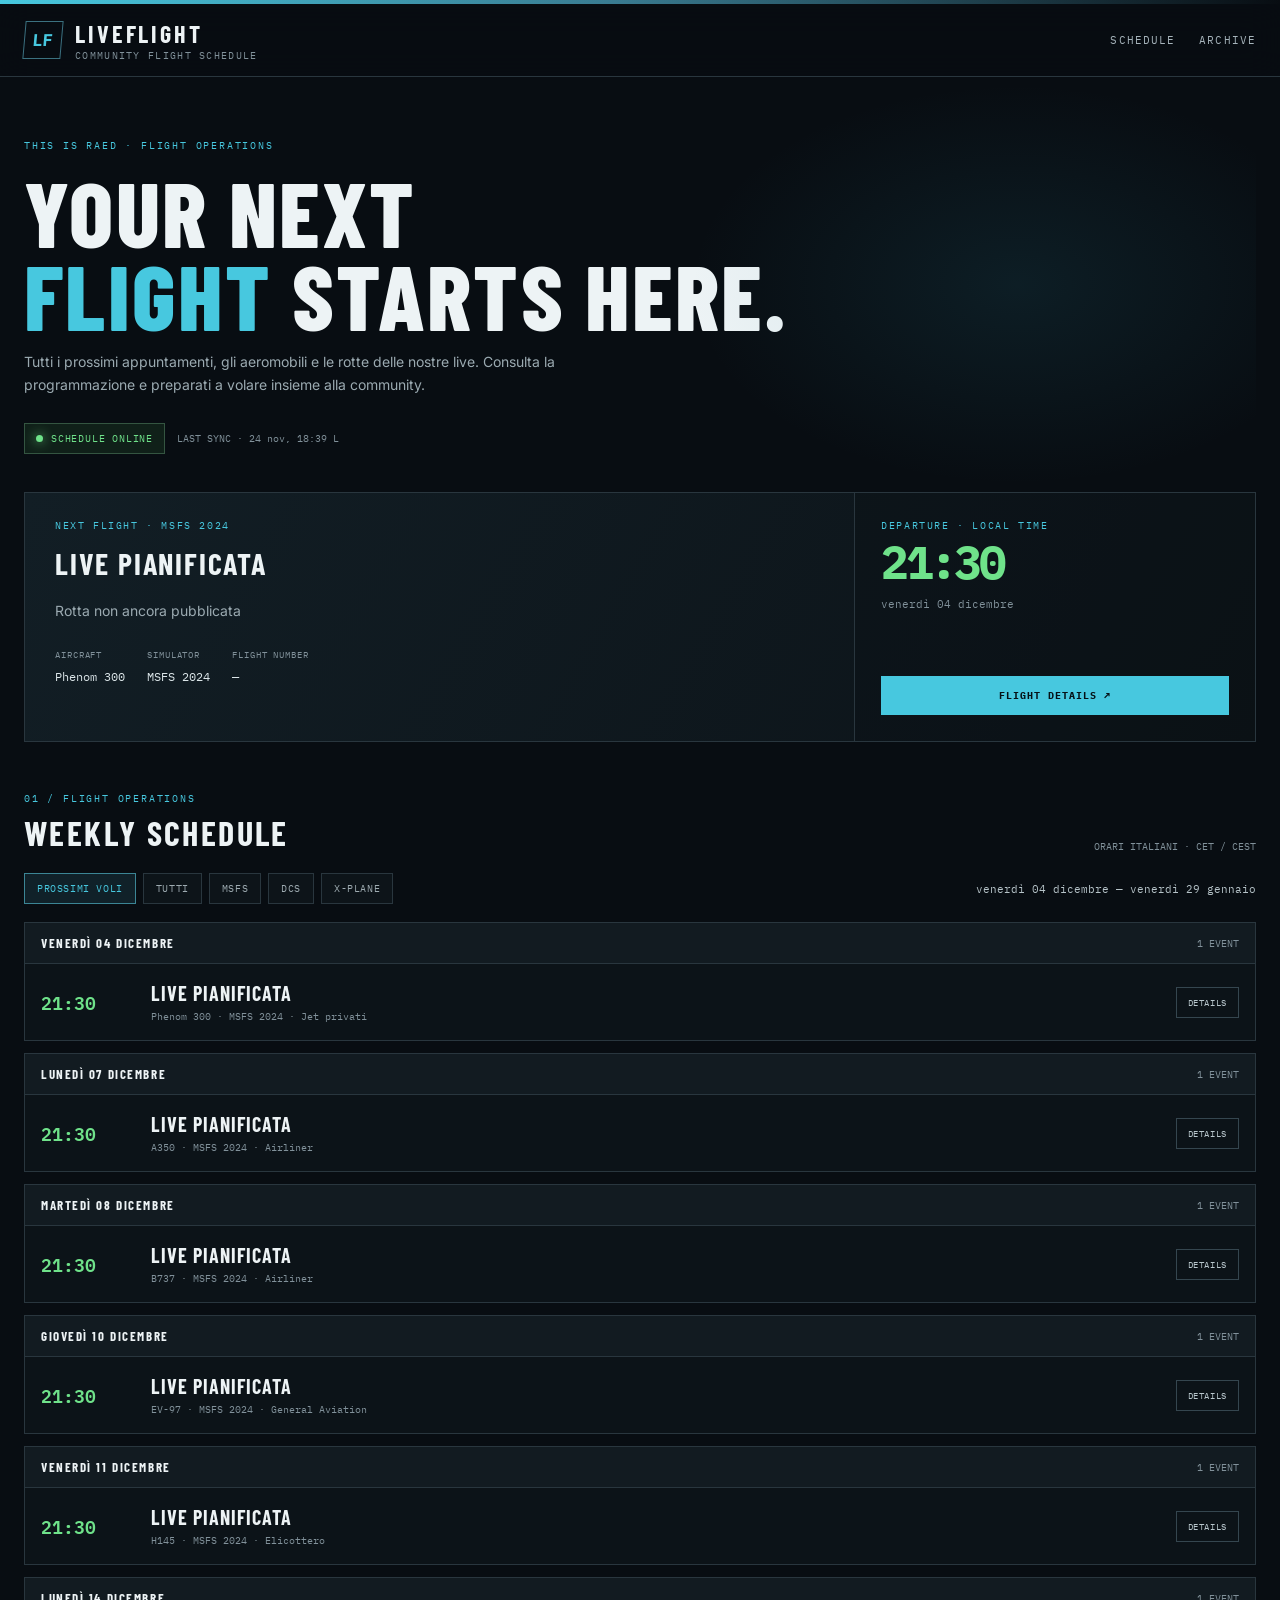
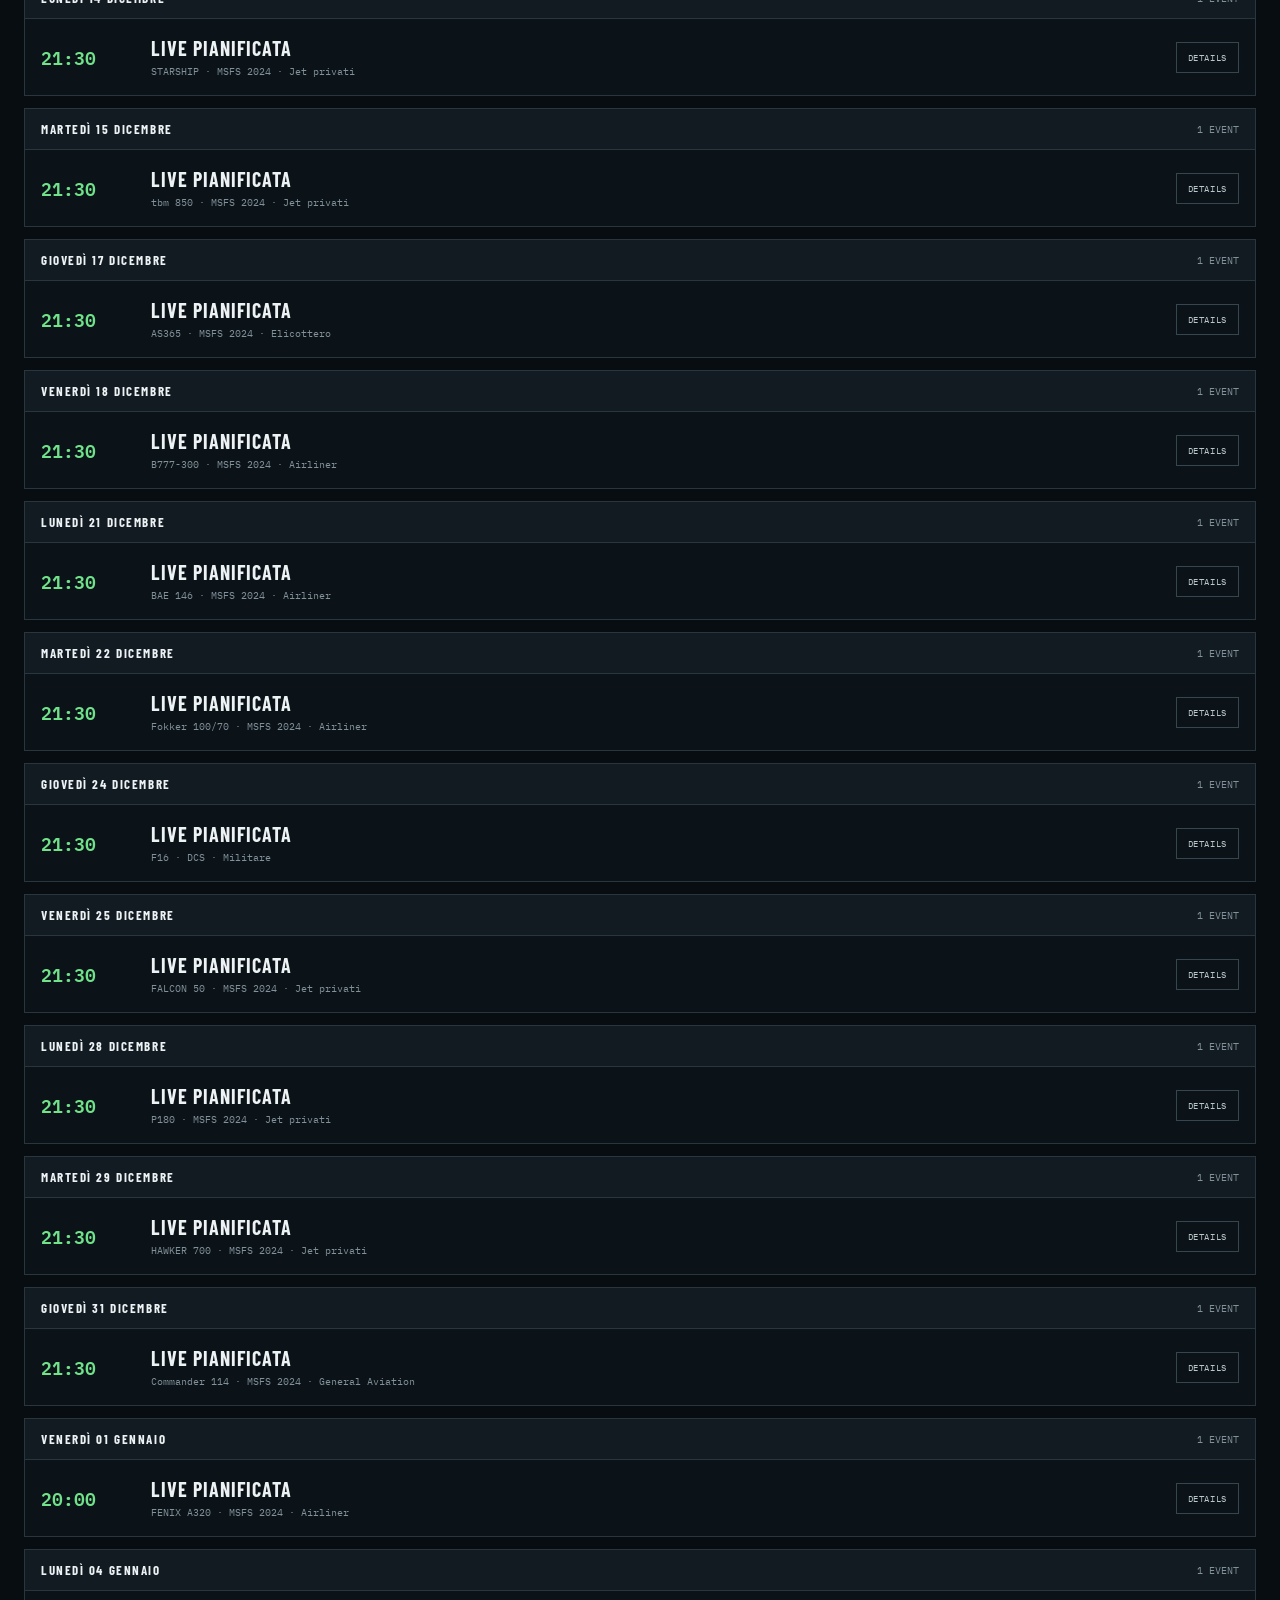
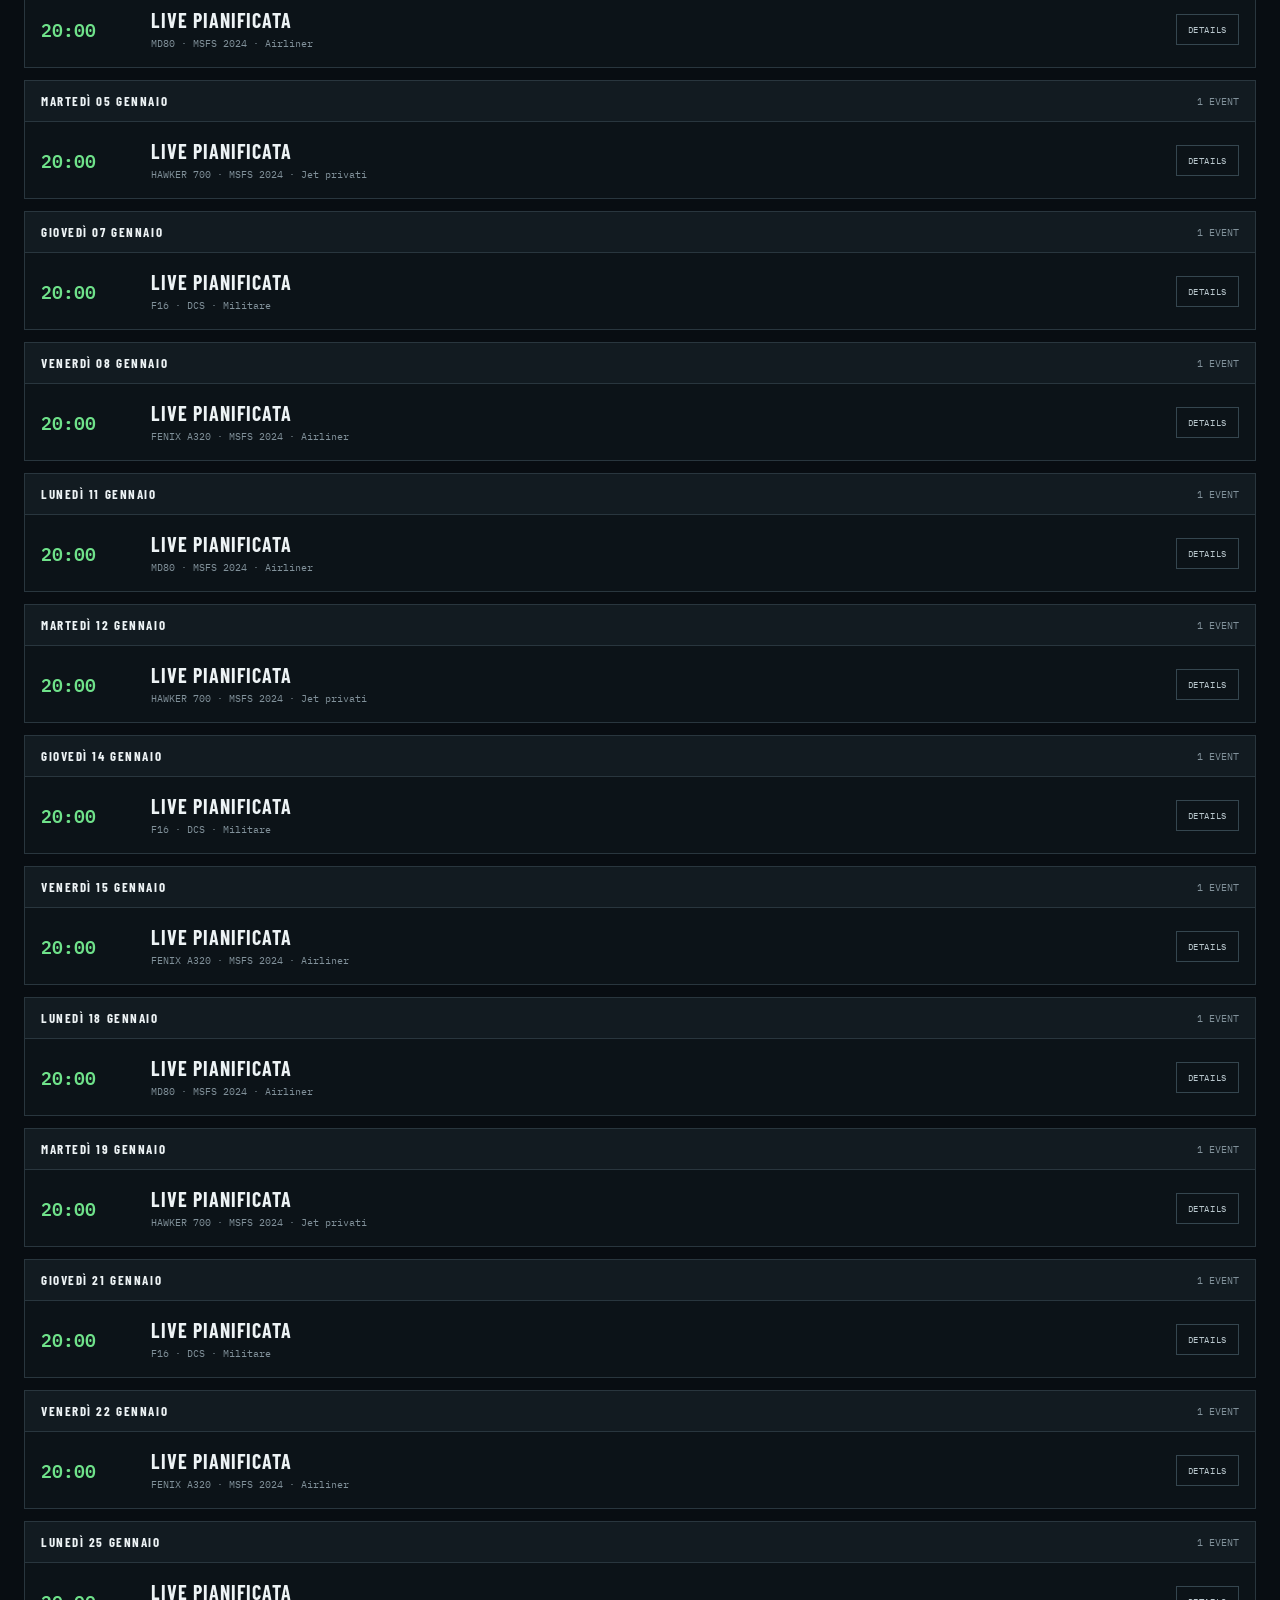
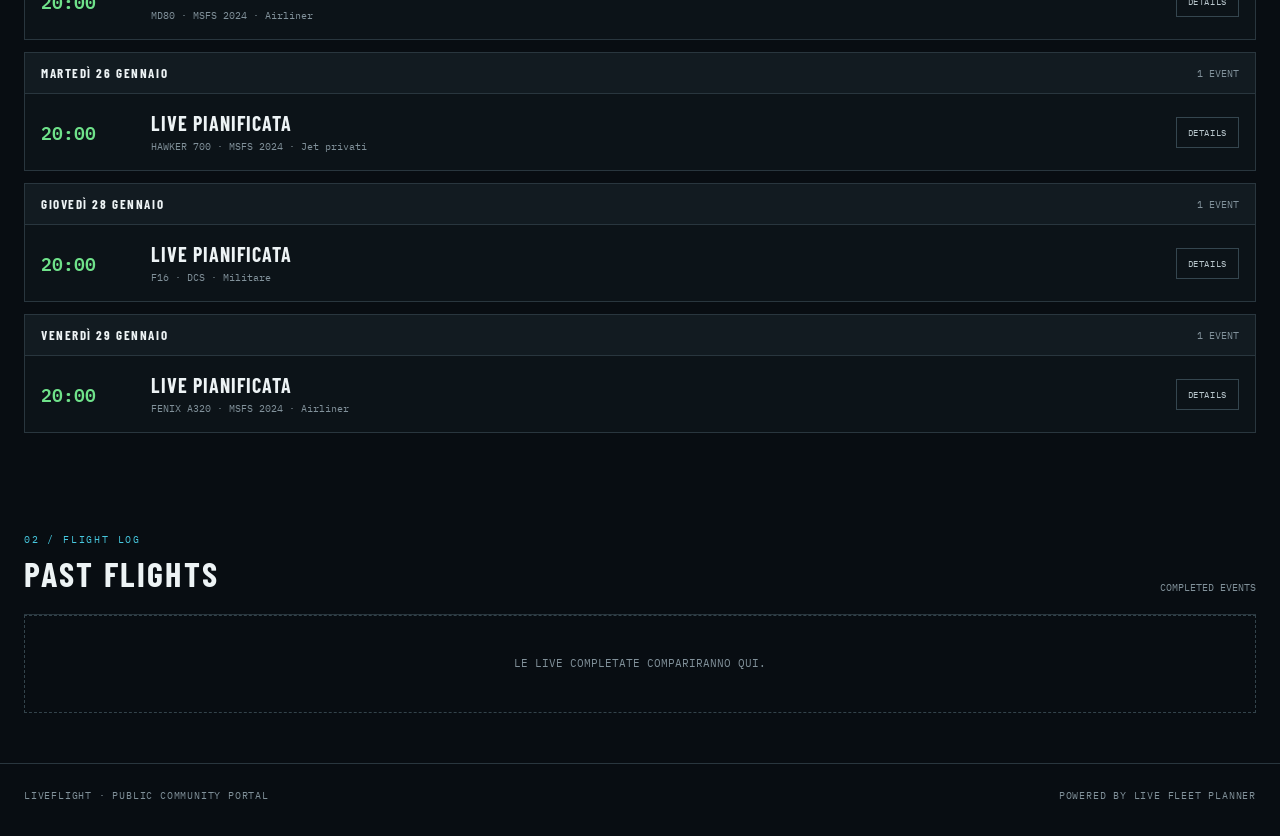
<file: liveflight/index.html>
<!doctype html>
<html lang="it">
<head>
<meta charset="utf-8">
<meta name="viewport" content="width=device-width,initial-scale=1,viewport-fit=cover">
<meta name="theme-color" content="#080d12">
<meta name="description" content="LiveFlight — programma voli, eventi e briefing delle prossime live di Raed.">
<title>LiveFlight — Flight Schedule</title>
<link rel="preconnect" href="https://fonts.googleapis.com">
<link rel="preconnect" href="https://fonts.gstatic.com" crossorigin>
<link href="https://fonts.googleapis.com/css2?family=Barlow+Condensed:wght@500;600;700;800&family=IBM+Plex+Mono:wght@400;500;600;700&family=Inter:wght@400;500;600;700;800&display=swap" rel="stylesheet">
<style>
:root{color-scheme:dark;--bg:#080d12;--panel:#10181e;--panel2:#151f26;--line:#29363e;--text:#edf3f5;--muted:#81919a;--cyan:#47c8df;--green:#6fe28a;--amber:#e7bd69;--red:#e77b79;--mono:"IBM Plex Mono",monospace;--display:"Barlow Condensed",sans-serif;--ui:Inter,system-ui,sans-serif}
*{box-sizing:border-box}html{scroll-behavior:smooth}body{margin:0;background:var(--bg);color:var(--text);font-family:var(--ui);min-height:100vh}a{color:inherit;text-decoration:none}button{font:inherit;cursor:pointer}.shell{width:min(1240px,calc(100% - 48px));margin:auto}
.topline{height:4px;background:linear-gradient(90deg,var(--cyan),#397b91 48%,transparent)}header{border-bottom:1px solid var(--line);background:rgba(8,13,18,.92);position:sticky;top:0;z-index:10;backdrop-filter:blur(16px)}.nav{height:72px;display:flex;align-items:center;justify-content:space-between;gap:20px}.brand{display:flex;align-items:center;gap:13px}.brand-mark{width:38px;height:38px;border:1px solid #3b7180;color:var(--cyan);display:grid;place-items:center;font:700 17px var(--mono);transform:skew(-5deg)}.brand-name{font:700 24px var(--display);letter-spacing:.12em}.brand-sub{font:10px var(--mono);color:var(--muted);letter-spacing:.13em;margin-top:1px}.navlinks{display:flex;align-items:center;gap:24px;color:#a6b4bb;font:11px var(--mono);letter-spacing:.1em;text-transform:uppercase}.navlinks a:hover{color:var(--cyan)}
.hero{padding:62px 0 38px;position:relative;overflow:hidden}.hero:after{content:"";position:absolute;right:-100px;top:0;width:55%;height:100%;background:radial-gradient(ellipse at center,rgba(43,131,153,.14),transparent 68%);pointer-events:none}.eyebrow,.section-kicker{font:10px var(--mono);letter-spacing:.18em;color:var(--cyan);text-transform:uppercase}.hero h1{font:800 clamp(48px,8vw,92px)/.9 var(--display);letter-spacing:.025em;margin:18px 0 14px;text-transform:uppercase;max-width:800px}.hero h1 span{color:var(--cyan)}.hero-copy{max-width:590px;color:#9baab1;font-size:14px;line-height:1.7}.hero-bottom{display:flex;align-items:center;gap:12px;margin-top:26px;flex-wrap:wrap}.status-pill{display:inline-flex;align-items:center;gap:8px;border:1px solid #345541;background:#102019;color:var(--green);padding:8px 11px;font:10px var(--mono);letter-spacing:.08em}.dot{width:7px;height:7px;border-radius:50%;background:var(--green);box-shadow:0 0 12px var(--green)}.updated{font:10px var(--mono);color:var(--muted)}
.featured{display:grid;grid-template-columns:1.35fr .65fr;border:1px solid var(--line);background:linear-gradient(120deg,#121e25,#0c1318);min-height:250px;position:relative;overflow:hidden}.featured-main{padding:26px 30px;position:relative}.featured-main:after{content:"";position:absolute;right:0;top:0;width:1px;height:100%;background:var(--line)}.featured-label{font:10px var(--mono);color:var(--cyan);letter-spacing:.16em}.featured-title{font:700 30px var(--display);text-transform:uppercase;letter-spacing:.06em;margin:13px 0 18px}.route{display:flex;align-items:center;gap:20px}.airport{min-width:100px}.airport-code{font:700 clamp(34px,5vw,54px)/1 var(--mono);letter-spacing:-.07em}.airport-name{font:10px var(--mono);color:var(--muted);margin-top:7px}.route-line{height:1px;flex:1;background:linear-gradient(90deg,var(--cyan),#45606b);position:relative;max-width:170px}.route-line:after{content:"✈";position:absolute;right:42%;top:-12px;color:var(--cyan);font-size:17px}.featured-meta{display:flex;gap:22px;flex-wrap:wrap;margin-top:26px}.meta-item span{display:block;font:9px var(--mono);letter-spacing:.1em;color:var(--muted);margin-bottom:5px}.meta-item strong{font:12px var(--mono);color:#dce6e9}.featured-side{padding:26px;display:flex;flex-direction:column;justify-content:space-between;background:rgba(0,0,0,.12)}.side-time{font:700 46px var(--mono);color:var(--green);letter-spacing:-.08em}.side-date{font:11px var(--mono);color:var(--muted);margin-top:5px}.action{display:inline-flex;justify-content:center;align-items:center;gap:9px;padding:12px 15px;background:var(--cyan);color:#061116;font:700 10px var(--mono);letter-spacing:.1em;text-transform:uppercase;border:1px solid var(--cyan);transition:.15s}.action:hover{filter:brightness(1.12);transform:translateY(-1px)}.action.secondary{background:transparent;color:#b9c8ce;border-color:#3a4a52}.action.disabled{opacity:.35;pointer-events:none}
section.content{padding:50px 0}.section-head{display:flex;justify-content:space-between;align-items:end;gap:20px;margin-bottom:20px}.section-head h2{font:700 34px var(--display);letter-spacing:.07em;text-transform:uppercase;margin:7px 0 0}.section-note{font:10px var(--mono);color:var(--muted)}.schedule-toolbar{display:flex;align-items:center;justify-content:space-between;gap:12px;margin:0 0 18px;flex-wrap:wrap}.filters{display:flex;gap:7px;flex-wrap:wrap}.filter{padding:8px 12px;border:1px solid var(--line);background:#0d1419;color:#9eabb1;font:10px var(--mono);letter-spacing:.06em}.filter.active{border-color:#3b8595;color:var(--cyan);background:#102129}.week-range{font:11px var(--mono);color:#b6c3c8}.schedule-list{display:grid;gap:12px}.day-group{border:1px solid var(--line);background:#0c1318}.day-head{display:flex;justify-content:space-between;align-items:center;padding:12px 16px;background:#121b21;border-bottom:1px solid var(--line)}.day-name{font:700 13px var(--display);letter-spacing:.12em;text-transform:uppercase}.day-date{font:10px var(--mono);color:var(--muted)}.event-card{display:grid;grid-template-columns:92px minmax(0,1fr) auto;gap:18px;align-items:center;padding:17px 16px;border-bottom:1px solid #202c33}.event-card:last-child{border-bottom:0}.event-time{font:600 18px var(--mono);color:var(--green)}.event-main{min-width:0}.event-name{font:700 20px var(--display);letter-spacing:.05em;text-transform:uppercase}.event-sub{font:10px var(--mono);color:var(--muted);margin-top:5px}.event-route{display:flex;align-items:center;gap:9px;margin-top:9px;font:600 13px var(--mono)}.event-route b{color:var(--cyan)}.event-route i{height:1px;width:28px;background:#46616c}.event-actions{display:flex;gap:7px;flex-wrap:wrap;justify-content:flex-end}.small-action{border:1px solid #35464f;color:#b9c7cd;background:transparent;padding:9px 11px;font:9px var(--mono);letter-spacing:.07em}.small-action:hover{border-color:var(--cyan);color:var(--cyan)}.small-action.briefing{border-color:#386d4a;color:var(--green)}.empty{padding:38px;text-align:center;border:1px dashed #33434b;color:var(--muted);font:11px var(--mono);line-height:1.8}
.archive{border-top:1px solid var(--line)}.archive-row{display:grid;grid-template-columns:150px minmax(0,1fr) 130px;gap:18px;align-items:center;padding:15px 4px;border-bottom:1px solid #1e2a31}.archive-date{font:10px var(--mono);color:var(--muted)}.archive-title{font:600 17px var(--display);letter-spacing:.06em;text-transform:uppercase}.archive-meta{font:10px var(--mono);color:#83939b;margin-top:4px}.archive-status{justify-self:end;font:9px var(--mono);letter-spacing:.1em;color:#82949c;border:1px solid #35434a;padding:6px 8px}
footer{border-top:1px solid var(--line);padding:25px 0 34px;color:var(--muted);font:10px var(--mono);letter-spacing:.08em}.footer-inner{display:flex;justify-content:space-between;gap:20px;flex-wrap:wrap}.modal{position:fixed;inset:0;z-index:30;background:rgba(0,0,0,.78);display:none;align-items:center;justify-content:center;padding:18px}.modal.open{display:flex}.modal-box{width:min(680px,100%);max-height:90vh;overflow:auto;background:#10191f;border:1px solid #3a505b;padding:24px}.modal-top{display:flex;justify-content:space-between;gap:16px;align-items:center}.modal-top h3{font:700 26px var(--display);margin:0;text-transform:uppercase}.close{border:1px solid #3a4a52;background:transparent;color:#c7d2d6;padding:7px 11px}.detail-grid{display:grid;grid-template-columns:repeat(2,minmax(0,1fr));gap:10px;margin:20px 0}.detail{background:#0a1116;border:1px solid #25343b;padding:12px}.detail span{display:block;color:var(--muted);font:9px var(--mono);letter-spacing:.1em;margin-bottom:7px}.detail strong{font:12px var(--mono);overflow-wrap:anywhere}.briefing-note{color:#a1b0b6;font-size:12px;line-height:1.7}.loading{padding:45px;text-align:center;color:var(--muted);font:11px var(--mono)}.hidden{display:none!important}
@media(max-width:760px){.shell{width:min(100% - 28px,600px)}.nav{height:62px}.navlinks{gap:12px;font-size:9px}.brand-name{font-size:21px}.hero{padding:43px 0 26px}.hero h1{font-size:58px}.featured{grid-template-columns:1fr}.featured-main{padding:21px}.featured-main:after{width:100%;height:1px;top:auto;bottom:0}.featured-side{padding:18px 21px;gap:18px}.side-time{font-size:38px}.featured-meta{gap:14px}.event-card{grid-template-columns:68px minmax(0,1fr);gap:12px;padding:14px 12px}.event-actions{grid-column:2;justify-content:flex-start}.event-time{font-size:15px}.event-name{font-size:18px}.event-route{font-size:12px}.section-head h2{font-size:29px}.archive-row{grid-template-columns:90px minmax(0,1fr);gap:10px}.archive-status{grid-column:2;justify-self:start}.detail-grid{grid-template-columns:1fr 1fr}}
@media(max-width:420px){.navlinks a:first-child{display:none}.brand-sub{font-size:8px}.hero h1{font-size:49px}.airport-code{font-size:38px}.route{gap:12px}.airport{min-width:80px}.route-line{max-width:75px}.detail-grid{grid-template-columns:1fr}.event-card{grid-template-columns:1fr;gap:8px}.event-actions{grid-column:1}.event-time{font-size:14px}.featured-title{font-size:25px}}
</style>
</head>
<body>
<div class="topline"></div>
<header><div class="shell nav"><a class="brand" href="#"><div class="brand-mark">LF</div><div><div class="brand-name">LIVEFLIGHT</div><div class="brand-sub">COMMUNITY FLIGHT SCHEDULE</div></div></a><nav class="navlinks"><a href="#schedule">Schedule</a><a href="#archive">Archive</a></nav></div></header>
<main class="shell">
<section class="hero"><div class="eyebrow">THIS IS RAED · FLIGHT OPERATIONS</div><h1>YOUR NEXT<br><span>FLIGHT</span> STARTS HERE.</h1><div class="hero-copy">Tutti i prossimi appuntamenti, gli aeromobili e le rotte delle nostre live. Consulta la programmazione e preparati a volare insieme alla community.</div><div class="hero-bottom"><span class="status-pill"><i class="dot"></i> SCHEDULE ONLINE</span><span class="updated" id="updatedAt">AGGIORNAMENTO IN CORSO…</span></div></section>
<section id="featuredSection"><div class="loading">CARICAMENTO DELLA PROGRAMMAZIONE…</div></section>
<section class="content" id="schedule"><div class="section-head"><div><div class="section-kicker">01 / FLIGHT OPERATIONS</div><h2>Weekly schedule</h2></div><div class="section-note">ORARI ITALIANI · CET / CEST</div></div><div class="schedule-toolbar"><div class="filters"><button class="filter active" data-filter="upcoming">PROSSIMI VOLI</button><button class="filter" data-filter="all">TUTTI</button><button class="filter" data-filter="MSFS">MSFS</button><button class="filter" data-filter="DCS">DCS</button><button class="filter" data-filter="X-PLANE">X-PLANE</button></div><div class="week-range" id="weekRange">—</div></div><div id="scheduleList" class="schedule-list"><div class="loading">WAITING FOR PUBLIC FEED…</div></div></section>
<section class="content" id="archive"><div class="section-head"><div><div class="section-kicker">02 / FLIGHT LOG</div><h2>Past flights</h2></div><div class="section-note">COMPLETED EVENTS</div></div><div class="archive" id="archiveList"><div class="loading">ARCHIVE NOT AVAILABLE</div></div></section>
</main>
<footer><div class="shell footer-inner"><span>LIVEFLIGHT · PUBLIC COMMUNITY PORTAL</span><span>POWERED BY LIVE FLEET PLANNER</span></div></footer>
<div class="modal" id="detailModal" role="dialog" aria-modal="true"><div class="modal-box"><div class="modal-top"><h3 id="detailTitle">Flight details</h3><button class="close" id="closeDetail">CLOSE ✕</button></div><div id="detailBody"></div></div></div>
<script>
const FEED_URL="./schedule.json";
let feed={events:[],updatedAt:null},activeFilter="upcoming";
const $=id=>document.getElementById(id);
const safe=v=>String(v??"").replace(/[&<>"']/g,c=>({"&":"&amp;","<":"&lt;",">":"&gt;",'"':"&quot;","'":"&#39;"}[c]));
const dateOf=v=>{const d=new Date(v);return Number.isNaN(d.getTime())?null:d};
const fmtDate=d=>new Intl.DateTimeFormat("it-IT",{weekday:"long",day:"2-digit",month:"long"}).format(d);
const fmtTime=d=>new Intl.DateTimeFormat("it-IT",{hour:"2-digit",minute:"2-digit",timeZone:"Europe/Rome"}).format(d);
const fmtStamp=d=>new Intl.DateTimeFormat("it-IT",{day:"2-digit",month:"short",hour:"2-digit",minute:"2-digit",timeZone:"Europe/Rome"}).format(d);
const isUpcoming=e=>{const d=dateOf(e.date);return d&&d.getTime()>=Date.now()&&e.status!=="done"&&e.status!=="skipped"};
const routeMarkup=e=>e.from||e.to?'<div class="event-route"><b>'+safe(e.from||"----")+'</b><i></i><b>'+safe(e.to||"----")+'</b></div>':"";
function renderFeatured(){const next=feed.events.filter(isUpcoming).sort((a,b)=>new Date(a.date)-new Date(b.date))[0];if(!next){$("featuredSection").innerHTML='<div class="featured"><div class="featured-main"><div class="featured-label">NEXT FLIGHT</div><div class="featured-title">NO UPCOMING FLIGHTS SCHEDULED</div><div class="hero-copy">La prossima live non è ancora stata programmata. Torna a controllare più tardi.</div></div><div class="featured-side"><div><div class="side-time">— — : — —</div><div class="side-date">STAY TUNED</div></div></div></div>';return}
const d=dateOf(next.date),route=next.from||next.to?'<div class="route"><div class="airport"><div class="airport-code">'+safe(next.from||"----")+'</div><div class="airport-name">DEPARTURE</div></div><div class="route-line"></div><div class="airport"><div class="airport-code">'+safe(next.to||"----")+'</div><div class="airport-name">ARRIVAL</div></div></div>':'<div class="hero-copy">Rotta non ancora pubblicata</div>';
$("featuredSection").innerHTML='<div class="featured"><div class="featured-main"><div class="featured-label">NEXT FLIGHT · '+safe((next.sim||"FLIGHT SIMULATOR").toUpperCase())+'</div><div class="featured-title">'+safe(next.title||next.aircraft||"COMMUNITY FLIGHT")+'</div>'+route+'<div class="featured-meta"><div class="meta-item"><span>AIRCRAFT</span><strong>'+safe(next.aircraft||"—")+'</strong></div><div class="meta-item"><span>SIMULATOR</span><strong>'+safe(next.sim||"—")+'</strong></div><div class="meta-item"><span>FLIGHT NUMBER</span><strong>'+safe(next.callsign||"—")+'</strong></div></div></div><div class="featured-side"><div><div class="featured-label">DEPARTURE · LOCAL TIME</div><div class="side-time">'+fmtTime(d)+'</div><div class="side-date">'+safe(fmtDate(d))+'</div></div><button class="action" data-detail="'+safe(next.id)+'">FLIGHT DETAILS ↗</button></div></div>';
}
function filteredEvents(){let events=[...feed.events].filter(e=>e.status!=="skipped");if(activeFilter==="upcoming")events=events.filter(isUpcoming);else if(activeFilter!=="all")events=events.filter(e=>(e.sim||"").toUpperCase().includes(activeFilter));return events.sort((a,b)=>new Date(a.date)-new Date(b.date))}
function renderSchedule(){const events=filteredEvents();const future=events.filter(isUpcoming);if(future.length){const a=dateOf(future[0].date),b=dateOf(future[future.length-1].date);$("weekRange").textContent=fmtDate(a)+" — "+fmtDate(b)}else $("weekRange").textContent="NO EVENTS";
if(!events.length){$("scheduleList").innerHTML='<div class="empty">NESSUN EVENTO DISPONIBILE PER QUESTO FILTRO.</div>';return}
const groups=new Map();events.forEach(e=>{const d=dateOf(e.date);if(!d)return;const key=d.toLocaleDateString("en-CA",{timeZone:"Europe/Rome"});if(!groups.has(key))groups.set(key,[]);groups.get(key).push(e)});
$("scheduleList").innerHTML=[...groups.entries()].map(([key,items])=>{const d=dateOf(items[0].date);return '<div class="day-group"><div class="day-head"><span class="day-name">'+safe(fmtDate(d))+'</span><span class="day-date">'+items.length+' EVENT'+(items.length===1?"":"I")+'</span></div>'+items.map(e=>{const t=dateOf(e.date);return '<article class="event-card"><div class="event-time">'+fmtTime(t)+'</div><div class="event-main"><div class="event-name">'+safe(e.title||e.aircraft||"FLIGHT EVENT")+'</div><div class="event-sub">'+safe(e.aircraft||"—")+' · '+safe(e.sim||"—")+(e.category?' · '+safe(e.category):"")+'</div>'+routeMarkup(e)+'</div><div class="event-actions"><button class="small-action" data-detail="'+safe(e.id)+'">DETAILS</button>'+(e.briefingUrl?'<a class="small-action briefing" href="'+safe(e.briefingUrl)+'" target="_blank" rel="noopener">SIMBRIEF OFP ↗</a>':"")+'</div></article>'}).join("")+'</div>'}).join("");
}
function renderArchive(){const events=feed.events.filter(e=>e.status==="done").sort((a,b)=>new Date(b.date)-new Date(a.date));$("archiveList").innerHTML=events.length?events.map(e=>{const d=dateOf(e.date);return '<div class="archive-row"><div class="archive-date">'+safe(fmtStamp(d))+'</div><div><div class="archive-title">'+safe(e.title||e.aircraft||"FLIGHT")+'</div><div class="archive-meta">'+safe(e.aircraft||"—")+' · '+safe(e.sim||"—")+(e.from||e.to?' · '+safe(e.from||"----")+' → '+safe(e.to||"----"):"")+'</div></div><span class="archive-status">COMPLETED</span></div>'}).join(""):'<div class="empty">LE LIVE COMPLETATE COMPARIRANNO QUI.</div>'}
function openDetails(id){const e=feed.events.find(x=>String(x.id)===String(id));if(!e)return;const d=dateOf(e.date),rows=[["DATE",d?fmtDate(d):"—"],["TIME",d?fmtTime(d)+" · ITALY":"—"],["AIRCRAFT",e.aircraft],["SIMULATOR",e.sim],["CATEGORY",e.category],["CALLSIGN",e.callsign],["DEPARTURE",e.from],["ARRIVAL",e.to],["DISTANCE",e.distance],["ESTIMATED TIME",e.ete],["CRUISE LEVEL",e.cruise],["ALTERNATE",e.alternate],["ROUTE",e.route],["FUEL BLOCK",e.fuelBlock]].filter(x=>x[1]);$("detailTitle").textContent=e.title||e.aircraft||"FLIGHT DETAILS";$("detailBody").innerHTML='<div class="detail-grid">'+rows.map(x=>'<div class="detail"><span>'+safe(x[0])+'</span><strong>'+safe(x[1])+'</strong></div>').join("")+'</div>'+(e.briefingUrl?'<a class="action" href="'+safe(e.briefingUrl)+'" target="_blank" rel="noopener">OPEN SIMBRIEF BRIEFING ↗</a>':'<p class="briefing-note">Il briefing SimBrief non è ancora disponibile per questo volo. Verrà mostrato qui dopo l’importazione dell’OFP e la pubblicazione dei dati.</p>');$("detailModal").classList.add("open")}
async function loadFeed(){try{const r=await fetch(FEED_URL+"?v="+Date.now(),{cache:"no-store"});if(!r.ok)throw new Error("HTTP "+r.status);const x=await r.json();feed={events:Array.isArray(x.events)?x.events:[],updatedAt:x.updatedAt||null};$("updatedAt").textContent=feed.updatedAt?"LAST SYNC · "+fmtStamp(new Date(feed.updatedAt))+" L":"SCHEDULE UPDATED AUTOMATICALLY";renderFeatured();renderSchedule();renderArchive()}catch(err){$("featuredSection").innerHTML='<div class="empty">SCHEDULE TEMPORARILY UNAVAILABLE<br>RIPROVA TRA POCO.</div>';$("scheduleList").innerHTML='<div class="empty">FEED NON DISPONIBILE.</div>';console.error(err)}}
document.querySelectorAll(".filter").forEach(b=>b.addEventListener("click",()=>{document.querySelectorAll(".filter").forEach(x=>x.classList.remove("active"));b.classList.add("active");activeFilter=b.dataset.filter;renderSchedule()}));
document.addEventListener("click",e=>{const b=e.target.closest("[data-detail]");if(b)openDetails(b.dataset.detail)});
$("closeDetail").addEventListener("click",()=>$("detailModal").classList.remove("open"));$("detailModal").addEventListener("click",e=>{if(e.target.id==="detailModal")e.target.classList.remove("open")});
loadFeed();setInterval(loadFeed,60000);
</script>
</body></html>
</file>
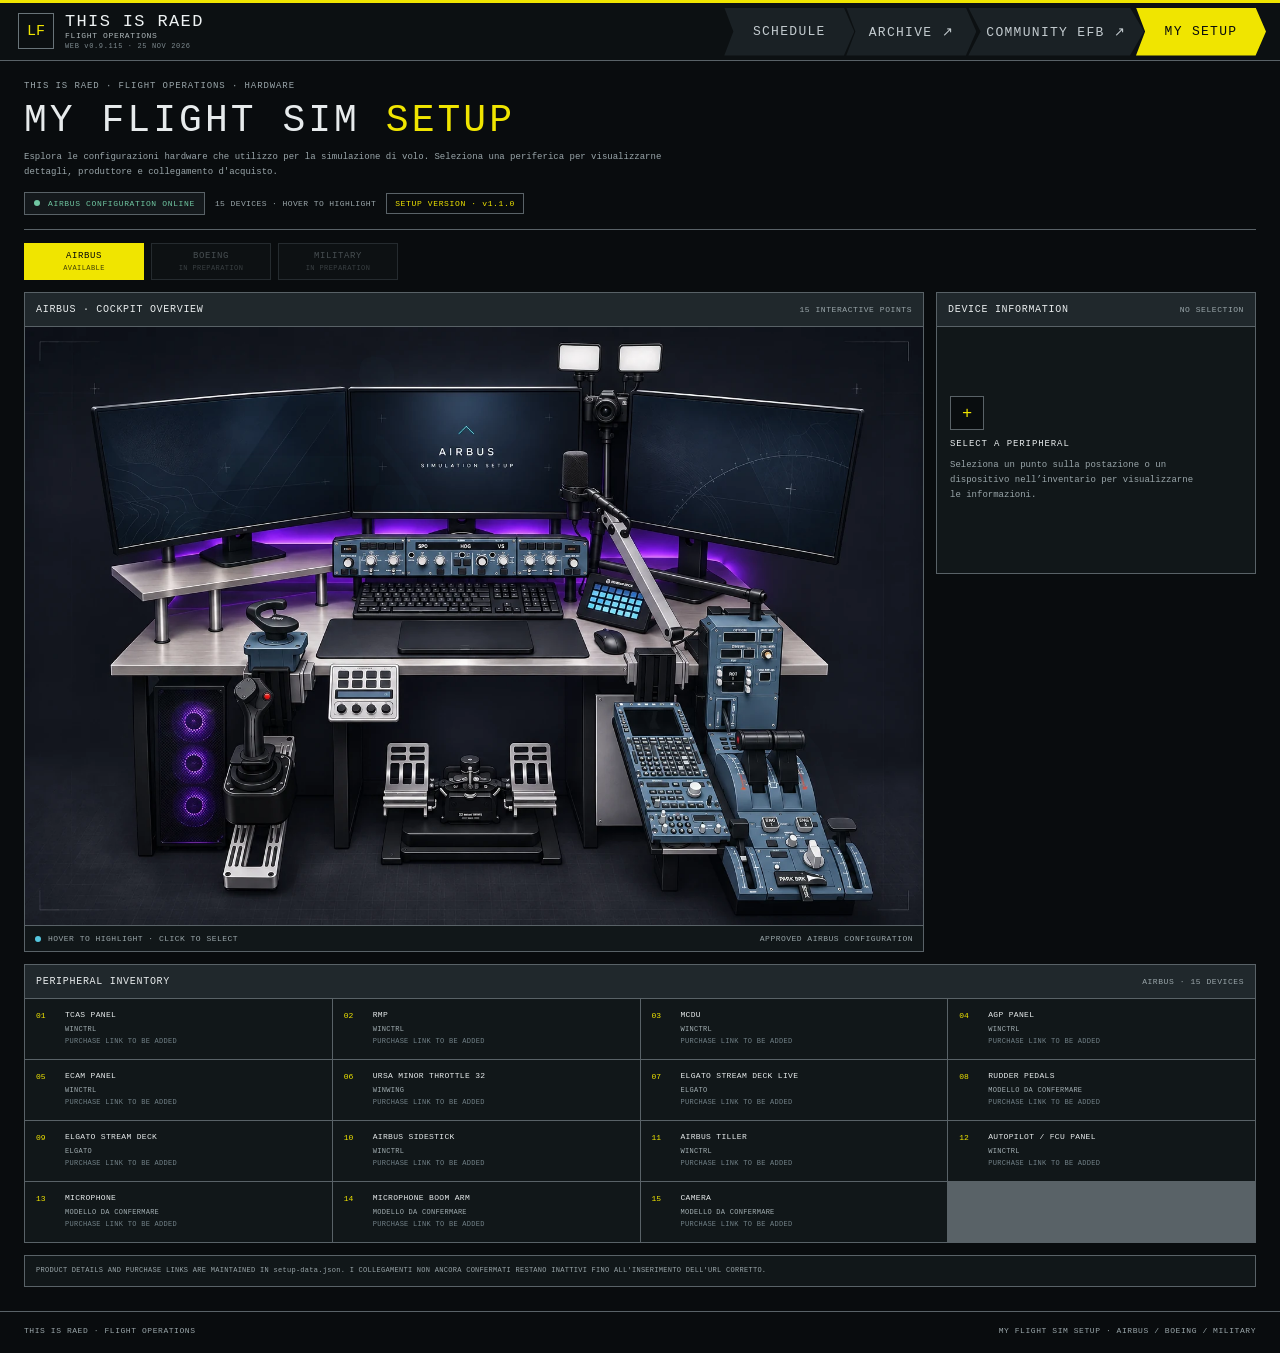
<file: setup.html>
<!doctype html>
<html lang="it">
<head>
<meta charset="utf-8">
<meta name="viewport" content="width=device-width,initial-scale=1,viewport-fit=cover">
<meta name="theme-color" content="#080d12">
<meta name="description" content="Scopri le periferiche e le configurazioni hardware di This Is Raed Flight Operations.">
<title>MY FLIGHT SIM SETUP · THIS IS RAED</title>
<link rel="preconnect" href="https://fonts.googleapis.com">
<link rel="preconnect" href="https://fonts.gstatic.com" crossorigin>
<link href="https://fonts.googleapis.com/css2?family=Barlow+Condensed:wght@500;600;700;800&family=IBM+Plex+Mono:wght@400;500;600;700&family=Inter:wght@400;500;600;700;800&display=swap" rel="stylesheet">
<style>
:root{color-scheme:dark;--bg:#080d12;--panel:#10181e;--panel2:#151f26;--line:#29363e;--text:#edf3f5;--muted:#81919a;--cyan:#47c8df;--green:#6fe28a;--amber:#e7bd69;--red:#e77b79;--mono:"IBM Plex Mono",monospace;--display:"Barlow Condensed",sans-serif;--ui:Inter,system-ui,sans-serif}
*{box-sizing:border-box}html{scroll-behavior:smooth}body{margin:0;background:var(--bg);color:var(--text);font-family:var(--ui);min-height:100vh}a{color:inherit;text-decoration:none}button{font:inherit;cursor:pointer}.shell{width:min(1240px,calc(100% - 48px));margin:auto}
.topline{height:4px;background:linear-gradient(90deg,var(--cyan),#397b91 48%,transparent)}
header{border-bottom:1px solid var(--line);background:rgba(8,13,18,.94);position:sticky;top:0;z-index:10;backdrop-filter:blur(16px)}
.nav{height:72px;display:flex;align-items:center;justify-content:space-between;gap:20px}
.brand{display:flex;align-items:center;gap:13px;color:inherit}
.brand-mark{width:38px;height:38px;border:1px solid #3b7180;color:var(--cyan);display:grid;place-items:center;font:700 17px var(--mono);transform:skew(-5deg)}
.brand-name{font:700 24px var(--display);letter-spacing:.12em}
.brand-sub{font:10px var(--mono);color:var(--muted);letter-spacing:.13em;margin-top:1px}
.brand-version{display:block;font:8px var(--mono);color:#61737d;letter-spacing:.1em;margin-top:4px}
.navlinks{display:flex;align-items:center;gap:19px;color:#a6b4bb;font:10px var(--mono);letter-spacing:.09em;text-transform:uppercase;white-space:nowrap}
.navlinks a{transition:color .15s}
.navlinks a:hover,.navlinks a.active{color:var(--cyan)}
.hero{padding:42px 0 25px;position:relative;border-bottom:1px solid var(--line)}
.eyebrow,.section-kicker{font:10px var(--mono);letter-spacing:.18em;color:var(--cyan);text-transform:uppercase}
.hero h1{font:800 clamp(43px,7vw,76px)/.92 var(--display);letter-spacing:.035em;margin:13px 0 10px;text-transform:uppercase}
.hero h1 span{color:var(--cyan)}
.hero-copy{max-width:680px;color:#9baab1;font-size:13px;line-height:1.7}
.hero-bottom{display:flex;align-items:center;gap:12px;margin-top:19px;flex-wrap:wrap}
.status-pill{display:inline-flex;align-items:center;gap:8px;border:1px solid #345541;background:#102019;color:var(--green);padding:7px 10px;font:9px var(--mono);letter-spacing:.08em}
.dot{width:7px;height:7px;border-radius:50%;background:var(--green);box-shadow:0 0 12px var(--green)}
.updated{font:9px var(--mono);color:var(--muted);letter-spacing:.05em}
.config-tabs{display:flex;gap:7px;margin:20px 0 14px;flex-wrap:wrap}
.config-tab{min-width:135px;padding:10px 17px;border:1px solid #34464f;background:#0d151b;color:#9eabb1;font:10px var(--mono);letter-spacing:.1em;text-transform:uppercase;text-align:left}
.config-tab.active{border-color:var(--cyan);color:var(--cyan);background:#102129}
.config-tab:disabled{opacity:.55;cursor:not-allowed}
.config-tab small{display:block;margin-top:4px;color:#71838c;font:8px var(--mono);letter-spacing:.08em}
.setup-grid{display:grid;grid-template-columns:minmax(0,1fr) 320px;gap:13px;align-items:start}
.panel{min-width:0;border:1px solid var(--line);background:var(--panel)}
.panel-head{height:40px;padding:0 13px;display:flex;align-items:center;justify-content:space-between;gap:12px;background:linear-gradient(90deg,#14232b,#111b21);border-bottom:1px solid #34434b;font:10px var(--mono);letter-spacing:.11em;text-transform:uppercase}
.panel-code{font:8px var(--mono);letter-spacing:.08em;color:#78909a;white-space:nowrap}
.stage-body{position:relative;background:#060a0e;overflow:hidden}
.setup-image{display:block;width:100%;height:auto;aspect-ratio:3/2;object-fit:contain}
.hotspot-layer{position:absolute;inset:0;pointer-events:none}
.device-zones{position:absolute;inset:0;width:100%;height:100%;overflow:visible;pointer-events:auto}
.device-zone{cursor:pointer;outline:none}
.device-zone{pointer-events:all}.device-zone path{pointer-events:all;fill:rgba(71,200,223,.012);stroke:rgba(71,200,223,0);stroke-width:2;stroke-linejoin:round;stroke-linecap:round;vector-effect:non-scaling-stroke;transition:fill .16s ease,stroke .16s ease,stroke-width .16s ease}
.device-zone:hover path,.device-zone.active path,.device-zone.preview path,.device-zone:focus-visible path{fill:rgba(71,200,223,.30);stroke:var(--cyan);stroke-width:3.2;filter:drop-shadow(0 0 3px rgba(71,200,223,.55))}
.device-zone:focus-visible path{stroke-width:3.2}

.hotspot{position:absolute;left:0;top:0;transform:translate(-50%,-50%);width:30px;height:30px;padding:0;border:1px solid #8edbeb;border-radius:50%;background:rgba(5,16,22,.91);color:#e9faff;display:grid;place-items:center;font:9px var(--mono);box-shadow:0 0 0 3px rgba(71,200,223,.13),0 0 13px rgba(71,200,223,.26);pointer-events:auto;transition:transform .15s,background .15s,border-color .15s}
.hotspot:hover,.hotspot.active{transform:translate(-50%,-50%) scale(1.12);background:var(--cyan);border-color:#b7f2fc;color:#061116;box-shadow:0 0 0 4px rgba(71,200,223,.2),0 0 17px rgba(71,200,223,.35)}
.hotspot:focus-visible,.config-tab:focus-visible,.inventory-card:focus-visible,.buy-link:focus-visible{outline:2px solid var(--cyan);outline-offset:3px}
.stage-foot{display:flex;align-items:center;justify-content:space-between;gap:12px;padding:9px 12px;border-top:1px solid #263840;color:#788d96;font:8px var(--mono);letter-spacing:.07em;text-transform:uppercase}
.stage-foot .legend{display:flex;align-items:center;gap:7px}
.legend-dot{width:7px;height:7px;border-radius:50%;background:var(--cyan);box-shadow:0 0 8px rgba(71,200,223,.7)}
.detail-panel{position:sticky;top:88px}
.detail-content{padding:17px}
.detail-empty{min-height:265px;display:flex;flex-direction:column;align-items:flex-start;justify-content:center;gap:10px;color:var(--muted)}
.empty-symbol{width:42px;height:42px;border:1px solid #3a5662;color:var(--cyan);display:grid;place-items:center;font:20px var(--mono)}
.empty-title{font:11px var(--mono);letter-spacing:.11em;color:#dce6e9}
.empty-copy{font:12px/1.65 var(--ui);color:#8999a1;max-width:250px}
.detail-category{font:8px var(--mono);letter-spacing:.15em;color:var(--cyan);text-transform:uppercase}
.detail-title{font:600 22px/1.12 var(--display);letter-spacing:.06em;margin:9px 0 7px;text-transform:uppercase}
.detail-maker{font:9px var(--mono);letter-spacing:.08em;color:#b1bdc2;padding-bottom:12px;border-bottom:1px solid #263841}
.detail-description{font:12px/1.7 var(--ui);color:#b4c0c4;margin:13px 0 17px}
.detail-meta{display:grid;gap:9px;margin-bottom:17px}
.meta-row{display:flex;justify-content:space-between;gap:10px;font:8px var(--mono);letter-spacing:.07em;text-transform:uppercase}
.meta-row span{color:#74858d}.meta-row strong{color:#d4dde0;font-weight:500;text-align:right}
.buy-link,.buy-pending{width:100%;min-height:39px;display:flex;align-items:center;justify-content:center;padding:10px 12px;border:1px solid #465861;background:#111d23;color:#d9e2e5;font:9px var(--mono);letter-spacing:.1em;text-align:center;text-transform:uppercase}
.buy-link{border-color:var(--cyan);color:var(--cyan);background:rgba(71,200,223,.08)}
.buy-link:hover{background:rgba(71,200,223,.16)}
.buy-pending{color:#788890;border-style:dashed;background:#0c1318}
.detail-foot{font:8px/1.6 var(--mono);color:#6e7e86;letter-spacing:.04em;margin-top:10px}
.inventory{margin-top:13px}
.inventory-head{height:40px;padding:0 13px;display:flex;align-items:center;justify-content:space-between;background:linear-gradient(90deg,#14232b,#111b21);border-bottom:1px solid #34434b;font:10px var(--mono);letter-spacing:.11em}
.inventory-grid{display:grid;grid-template-columns:repeat(4,minmax(0,1fr));gap:0}
.inventory-card{min-width:0;min-height:65px;padding:11px 12px;text-align:left;border:0;border-right:1px solid #273840;border-bottom:1px solid #273840;border-radius:0;background:#0d151a;color:var(--text);display:flex;align-items:flex-start;gap:10px;box-shadow:none;transition:background .15s}
.inventory-card:hover,.inventory-card.active{background:#16232a}
.inventory-card.active{box-shadow:inset 2px 0 0 var(--cyan)}
.inventory-number{flex:0 0 22px;color:var(--cyan);font:9px var(--mono);padding-top:2px}
.inventory-name{display:block;font:9px/1.45 var(--mono);letter-spacing:.04em;text-transform:uppercase}
.inventory-maker{display:block;font:8px var(--mono);color:#81919a;margin-top:5px;letter-spacing:.04em}
.inventory-link-state{display:block;color:#637780;font:7px var(--mono);margin-top:5px;letter-spacing:.05em}
.loading,.error-state{padding:24px;color:var(--muted);font:10px/1.7 var(--mono);letter-spacing:.06em}#imageStatus{position:absolute;left:12px;top:12px;z-index:2;padding:7px 9px;background:rgba(5,12,17,.88);border:1px solid #34464f}
.page-footer{margin:22px 0 34px;padding:13px 0;border-top:1px solid #23333b;color:#72838b;font:8px/1.7 var(--mono);letter-spacing:.06em}
footer{border-top:1px solid var(--line);padding:23px 0 30px;color:var(--muted);font:9px var(--mono);letter-spacing:.08em}
.footer-inner{display:flex;justify-content:space-between;gap:20px;flex-wrap:wrap}
@media(max-width:1050px){.setup-grid{grid-template-columns:minmax(0,1fr) 285px}.inventory-grid{grid-template-columns:repeat(3,minmax(0,1fr))}.navlinks{gap:12px;font-size:9px}}
@media(max-width:820px){.shell{width:min(100% - 28px,1240px)}.nav{height:auto;min-height:68px;flex-wrap:wrap;padding:9px 0}.navlinks{width:100%;overflow:auto;padding:0 0 7px;gap:19px}.hero{padding-top:30px}.setup-grid{grid-template-columns:1fr}.detail-panel{position:static}.detail-empty{min-height:165px}.inventory-grid{grid-template-columns:repeat(2,minmax(0,1fr))}}
@media(max-width:520px){.shell{width:calc(100% - 22px)}.brand-name{font-size:22px}.navlinks{gap:17px;font-size:8px}.hero h1{font-size:43px}.config-tab{min-width:calc(33.333% - 5px);flex:1;padding:9px 10px;font-size:8px}.panel-head{font-size:8px}.panel-code{font-size:7px}.hotspot{width:26px;height:26px;font-size:8px}.stage-foot{font-size:7px}.inventory-grid{grid-template-columns:1fr 1fr}.inventory-card{padding:10px 8px}.inventory-name{font-size:8px}}
</style><link rel="stylesheet" href="./shared-header.css?v=0.9.115">
<style id="flight-operations-content-theme">
:root{
  color-scheme:dark;
  --bg:#090c0e;
  --panel:#121719;
  --panel2:#20282c;
  --line:#596267;
  --text:#e7ebec;
  --muted:#9aa6aa;
  --yellow:#f0e500;
  --cyan:#55c7df;
  --green:#70c7a2;
  --mono:"Share Tech Mono","Roboto Mono",monospace;
  --ui:"Roboto Mono",monospace;
  --display:"Roboto Mono",monospace;
}
body{background:var(--bg)!important;color:var(--text)!important;font-family:var(--ui)!important}
.hero{padding:20px 0 14px!important;margin:0 0 13px!important;border-bottom:1px solid var(--line)!important;background:transparent!important;overflow:visible!important}
.eyebrow{font:9px var(--mono)!important;letter-spacing:.1em!important;color:var(--muted)!important;text-transform:uppercase!important}
.hero h1{font:400 clamp(27px,5vw,38px)/1.05 var(--mono)!important;letter-spacing:.08em!important;margin:10px 0 9px!important;max-width:none!important;color:var(--text)!important}
.hero h1 span{color:var(--yellow)!important}
.hero-copy{max-width:680px!important;color:var(--muted)!important;font:9px/1.65 var(--mono)!important}
.hero-bottom{margin-top:12px!important;gap:10px!important}
.status-pill{border:1px solid var(--line)!important;background:#14191c!important;color:var(--green)!important;border-radius:0!important;padding:6px 9px!important;font:8px var(--mono)!important;letter-spacing:.08em!important;box-shadow:none!important}
.dot{width:6px!important;height:6px!important;box-shadow:none!important}
.updated{font:8px var(--mono)!important;color:var(--muted)!important}.version-label{display:inline-flex;align-items:center;border:1px solid var(--line);padding:5px 8px;color:var(--yellow);font:8px var(--mono);letter-spacing:.08em}
.config-tabs{display:flex!important;gap:7px!important;margin:0 0 12px!important;flex-wrap:wrap!important}
.config-tab{min-width:120px!important;min-height:32px!important;padding:7px 11px!important;border:1px solid var(--line)!important;border-radius:0!important;background:#14191c!important;color:#aeb7ba!important;font:9px var(--mono)!important;letter-spacing:.07em!important;text-align:center!important;text-transform:uppercase!important;box-shadow:none!important}
.config-tab:hover{border-color:var(--yellow)!important;background:#20282c!important;color:var(--text)!important}
.config-tab.active{background:var(--yellow)!important;border-color:var(--yellow)!important;color:#080a0b!important}
.config-tab:disabled{background:#101416!important;color:#687276!important;border-color:#343d41!important;opacity:.65!important}
.config-tab small{display:block!important;margin-top:3px!important;color:inherit!important;opacity:.75!important;font:7px var(--mono)!important;letter-spacing:.06em!important}
.setup-grid{gap:12px!important}
.panel{min-width:0!important;border:1px solid var(--line)!important;border-radius:0!important;background:var(--panel)!important;box-shadow:none!important}
.panel-head,.inventory-head{height:34px!important;min-height:34px!important;padding:0 11px!important;display:flex!important;align-items:center!important;justify-content:space-between!important;gap:10px!important;background:var(--panel2)!important;border-bottom:1px solid var(--line)!important;color:var(--text)!important;font:10px var(--mono)!important;letter-spacing:.07em!important;text-transform:uppercase!important}
.panel-code{font:8px var(--mono)!important;color:var(--muted)!important;letter-spacing:.07em!important}
.stage-body{position:relative!important;background:#090d0f!important;overflow:hidden!important}
.setup-image{display:block!important;width:100%!important;height:auto!important;aspect-ratio:3/2!important;object-fit:contain!important}
.hotspot{width:27px!important;height:27px!important;padding:0!important;border:1px solid var(--cyan)!important;border-radius:50%!important;background:rgba(9,12,14,.92)!important;color:var(--cyan)!important;box-shadow:0 0 0 2px rgba(85,199,223,.12)!important;font:8px var(--mono)!important;letter-spacing:0!important}
.hotspot:hover{border-color:var(--yellow)!important;color:var(--yellow)!important;background:#111719!important;box-shadow:0 0 0 3px rgba(240,229,0,.12)!important}
.hotspot.active{background:var(--yellow)!important;border-color:var(--yellow)!important;color:#090c0e!important;box-shadow:0 0 0 3px rgba(240,229,0,.16)!important}
.stage-foot{display:flex!important;align-items:center!important;justify-content:space-between!important;gap:10px!important;padding:8px 10px!important;background:#111719!important;border-top:1px solid var(--line)!important;color:var(--muted)!important;font:8px var(--mono)!important;letter-spacing:.06em!important;text-transform:uppercase!important}
.legend-dot{width:6px!important;height:6px!important;background:var(--cyan)!important;box-shadow:none!important}
.detail-panel{position:sticky!important;top:74px!important}
.detail-content{padding:13px!important;background:#111719!important}
.detail-empty{min-height:220px!important;display:flex!important;flex-direction:column!important;align-items:flex-start!important;justify-content:center!important;gap:9px!important;color:var(--muted)!important}
.empty-symbol{width:34px!important;height:34px!important;border:1px solid var(--line)!important;color:var(--yellow)!important;background:#090d0f!important;display:grid!important;place-items:center!important;font:17px var(--mono)!important}
.empty-title{font:9px var(--mono)!important;letter-spacing:.1em!important;color:var(--text)!important}
.empty-copy{max-width:250px!important;color:var(--muted)!important;font:9px/1.65 var(--mono)!important}
.detail-category{font:8px var(--mono)!important;letter-spacing:.1em!important;color:var(--cyan)!important;text-transform:uppercase!important}
.detail-title{font:500 15px/1.3 var(--mono)!important;letter-spacing:.05em!important;margin:8px 0 7px!important;color:var(--text)!important;text-transform:uppercase!important}
.detail-maker{font:8px var(--mono)!important;letter-spacing:.07em!important;color:#b5bec1!important;padding-bottom:10px!important;border-bottom:1px solid var(--line)!important}
.detail-description{font:9px/1.7 var(--mono)!important;color:#aeb8bc!important;margin:11px 0 13px!important}
.detail-meta{display:grid!important;grid-template-columns:1fr 1fr!important;gap:1px!important;margin:0 0 13px!important;background:var(--line)!important;border:1px solid var(--line)!important}
.meta-row{display:flex!important;flex-direction:column!important;justify-content:center!important;gap:5px!important;padding:8px!important;background:#111719!important;font:7px var(--mono)!important;letter-spacing:.06em!important;text-transform:uppercase!important}
.meta-row span{color:var(--muted)!important}
.meta-row strong{color:var(--cyan)!important;font:9px var(--mono)!important;text-align:left!important;overflow-wrap:anywhere!important}
.buy-link,.buy-pending{width:100%!important;min-height:34px!important;display:flex!important;align-items:center!important;justify-content:center!important;padding:8px 10px!important;border:1px solid var(--line)!important;border-radius:0!important;background:#20282c!important;color:var(--text)!important;font:9px var(--mono)!important;letter-spacing:.07em!important;text-align:center!important;text-decoration:none!important;text-transform:uppercase!important;box-shadow:none!important}
.buy-link{background:var(--yellow)!important;border-color:var(--yellow)!important;color:#080a0b!important}
.buy-link:hover{background:#fff500!important;border-color:#fff500!important}
.buy-pending{background:#14191c!important;color:#8d999d!important;border-style:dashed!important}
.detail-foot{font:7px/1.6 var(--mono)!important;color:#7f8b90!important;letter-spacing:.04em!important;margin-top:8px!important}
.inventory{margin-top:12px!important}
.inventory-head{height:34px!important;min-height:34px!important}
.inventory-grid{display:grid!important;grid-template-columns:repeat(4,minmax(0,1fr))!important;gap:1px!important;background:var(--line)!important;border:0!important}
.inventory-card{min-width:0!important;min-height:60px!important;padding:10px 11px!important;text-align:left!important;border:0!important;border-radius:0!important;background:#111719!important;color:var(--text)!important;display:flex!important;align-items:flex-start!important;gap:9px!important;box-shadow:none!important;transform:none!important;filter:none!important;transition:background .12s!important}
.inventory-card:hover{background:#20282c!important;box-shadow:inset 0 0 0 1px var(--yellow)!important}
.inventory-card.active{background:#192326!important;box-shadow:inset 2px 0 0 var(--yellow)!important}
.inventory-number{flex:0 0 20px!important;color:var(--yellow)!important;font:8px var(--mono)!important;padding-top:2px!important}
.inventory-name{display:block!important;font:8px/1.45 var(--mono)!important;letter-spacing:.04em!important;text-transform:uppercase!important;color:var(--text)!important}
.inventory-maker{display:block!important;font:7px var(--mono)!important;color:#a1adb1!important;margin-top:4px!important;letter-spacing:.04em!important}
.inventory-link-state{display:block!important;color:#718087!important;font:7px var(--mono)!important;margin-top:4px!important;letter-spacing:.04em!important}
.page-footer{margin:12px 0 24px!important;padding:9px 11px!important;border:1px solid var(--line)!important;background:#111719!important;color:var(--muted)!important;font:7px/1.65 var(--mono)!important;letter-spacing:.04em!important}
footer{border-top:1px solid var(--line)!important;background:#090c0e!important;padding:14px 0 18px!important;color:var(--muted)!important;font:8px var(--mono)!important;letter-spacing:.07em!important}
@media(max-width:1050px){.setup-grid{grid-template-columns:minmax(0,1fr) 285px!important}.inventory-grid{grid-template-columns:repeat(3,minmax(0,1fr))!important}}
@media(max-width:820px){.setup-grid{grid-template-columns:1fr!important}.detail-panel{position:static!important}.detail-empty{min-height:155px!important}.inventory-grid{grid-template-columns:repeat(2,minmax(0,1fr))!important}}
@media(max-width:520px){.hero{padding:18px 0 12px!important}.hero h1{font-size:23px!important}.config-tabs{gap:5px!important}.config-tab{min-width:calc(33.333% - 4px)!important;flex:1!important;padding:8px 6px!important;font-size:8px!important}.panel-head,.inventory-head{font-size:8px!important}.panel-code{font-size:7px!important}.hotspot{width:24px!important;height:24px!important;font-size:7px!important}.stage-foot{font-size:7px!important}.inventory-grid{grid-template-columns:1fr 1fr!important}.inventory-card{padding:9px 7px!important}.inventory-name{font-size:7px!important}.detail-meta{grid-template-columns:1fr 1fr!important}}
</style>
</head>
<body>
<div class="topline"></div>
<header><div class="shell nav">
  <a class="brand" href="./liveflight.html?v=0.9.115">
    <div class="brand-mark">LF</div>
    <div><div class="brand-name">THIS IS RAED</div><div class="brand-sub">FLIGHT OPERATIONS</div><div class="brand-version">WEB v0.9.115 · 25 NOV 2026</div></div>
  </a>
  <nav class="navlinks">
    <a href="./liveflight.html?v=0.9.115">Schedule</a>
    <a href="./liveflight-archive.html?v=0.9.115">Archive ↗</a>
    <a href="./community-efb.html?v=0.9.115">Community EFB ↗</a>
    <a class="active" href="./setup.html?v=1.1.0">My Setup</a>
  </nav>
</div></header>
<main class="shell">
  <section class="hero">
    <div class="eyebrow">THIS IS RAED · FLIGHT OPERATIONS · HARDWARE</div>
    <h1>MY FLIGHT SIM <span>SETUP</span></h1>
    <div class="hero-copy">Esplora le configurazioni hardware che utilizzo per la simulazione di volo. Seleziona una periferica per visualizzarne dettagli, produttore e collegamento d'acquisto.</div>
    <div class="hero-bottom"><span class="status-pill"><i class="dot"></i> AIRBUS CONFIGURATION ONLINE</span><span class="updated" id="deviceCount">LOADING DEVICE INVENTORY…</span><span class="version-label">SETUP VERSION · v1.1.0</span></div>
  </section>

  <div class="config-tabs" role="tablist" aria-label="Configurazioni hardware">
    <button class="config-tab active" type="button" role="tab" aria-selected="true" data-config="airbus">AIRBUS<small>AVAILABLE</small></button>
    <button class="config-tab" type="button" role="tab" aria-selected="false" data-config="boeing" disabled>BOEING<small>IN PREPARATION</small></button>
    <button class="config-tab" type="button" role="tab" aria-selected="false" data-config="military" disabled>MILITARY<small>IN PREPARATION</small></button>
  </div>

  <div class="setup-grid">
    <section class="panel" aria-label="Vista interattiva della postazione">
      <div class="panel-head"><span>AIRBUS · COCKPIT OVERVIEW</span><span class="panel-code" id="hotspotCount">— INTERACTIVE POINTS</span></div>
      <div class="stage-body">
        <img class="setup-image" id="setupImage" alt="Illustrazione approvata della postazione Airbus di This Is Raed">
        <div class="hotspot-layer" id="hotspotLayer" aria-label="Periferiche selezionabili"></div>
        <div class="loading" id="imageStatus">CARICAMENTO ILLUSTRAZIONE…</div>
      </div>
      <div class="stage-foot"><span class="legend"><span class="legend-dot"></span> HOVER TO HIGHLIGHT · CLICK TO SELECT</span><span>APPROVED AIRBUS CONFIGURATION</span></div>
    </section>

    <aside class="panel detail-panel" aria-live="polite">
      <div class="panel-head"><span>DEVICE INFORMATION</span><span class="panel-code" id="detailIndex">NO SELECTION</span></div>
      <div class="detail-content" id="detailContent"><div class="detail-empty"><div class="empty-symbol">+</div><div class="empty-title">SELECT A PERIPHERAL</div><div class="empty-copy">Seleziona un punto sulla postazione o un dispositivo nell'inventario per visualizzarne le informazioni.</div></div></div>
    </aside>
  </div>

  <section class="panel inventory">
    <div class="inventory-head"><span>PERIPHERAL INVENTORY</span><span class="panel-code" id="inventoryCount">AIRBUS · — DEVICES</span></div>
    <div class="inventory-grid" id="inventoryGrid"><div class="loading">CARICAMENTO INVENTARIO…</div></div>
  </section>

  <div class="page-footer">PRODUCT DETAILS AND PURCHASE LINKS ARE MAINTAINED IN setup-data.json. I COLLEGAMENTI NON ANCORA CONFERMATI RESTANO INATTIVI FINO ALL'INSERIMENTO DELL'URL CORRETTO.</div>
</main>
<footer><div class="shell footer-inner"><span>THIS IS RAED · FLIGHT OPERATIONS</span><span>MY FLIGHT SIM SETUP · AIRBUS / BOEING / MILITARY</span></div></footer>

<script>
(function(){
  "use strict";
  var currentConfig=null,selectedId=null,imageObjectUrl=null;
  var $=function(id){return document.getElementById(id)};
  function esc(value){return String(value==null?"":value).replace(/[&<>"']/g,function(c){return {"&":"&amp;","<":"&lt;",">":"&gt;",'"':"&quot;","'":"&#39;"}[c]})}
  function safeUrl(value){if(!value)return "";try{var u=new URL(value,location.href);return u.protocol==="https:"||u.protocol==="http:"?u.href:""}catch(e){return ""}}
  function loadImage(path){
    $("setupImage").onload=function(){$("imageStatus").style.display="none"};
    $("setupImage").onerror=function(){$("imageStatus").textContent="ILLUSTRATION COULD NOT BE DISPLAYED"};
    $("setupImage").src="./"+path+(path.indexOf("?")===-1?"?":"&")+"v=1.1.0";
  }
  function renderZones(){
    var svg='<svg class="device-zones" viewBox="0 0 960 640" preserveAspectRatio="none" role="group" aria-label="Interactive hardware zones">';
    var drawPriority={"pc-left":1,"pc-right":1,"monitors":2,"camera-lights":2,"microphone":3,"fcu":4,"elgato-left":4,"elgato-right":4,"tiller":5,"sidestick":6,"rudder-pedals":6,"radio-tcas":7,"agp-panel":8,"mcdu":9,"throttle":10};
    currentConfig.items.slice().sort(function(a,b){return (drawPriority[a.id]||0)-(drawPriority[b.id]||0)}).forEach(function(item){
      var zones=Array.isArray(item.zones)?item.zones:[];
      if(!zones.length)return;
      svg+='<g class="device-zone" data-item="'+esc(item.id)+'" tabindex="0" role="button" aria-pressed="false" aria-label="Select '+esc(item.name)+'" title="'+esc(item.name)+'">';
      zones.forEach(function(path){svg+='<path d="'+esc(path)+'"></path>'});
      svg+='<title>'+esc(item.name)+'</title></g>';
    });
    svg+='</svg>';
    $("hotspotLayer").innerHTML=svg;
  }
  function renderInventory(){
    $("inventoryGrid").innerHTML=currentConfig.items.map(function(item,index){
      var n=String(index+1).padStart(2,"0");
      var has=!!safeUrl(item.purchaseUrl);
      return '<button class="inventory-card" type="button" data-item="'+esc(item.id)+'"><span class="inventory-number">'+n+'</span><span><span class="inventory-name">'+esc(item.name)+'</span><span class="inventory-maker">'+esc(item.manufacturer||"MODEL TO CONFIRM")+'</span><span class="inventory-link-state">'+(has?"PURCHASE LINK AVAILABLE":"PURCHASE LINK TO BE ADDED")+'</span></span></button>';
    }).join("");
  }
  function renderDetail(item){
    var index=currentConfig.items.findIndex(function(x){return x.id===item.id});
    var link=safeUrl(item.purchaseUrl);
    $("detailIndex").textContent="DEVICE "+String(index+1).padStart(2,"0")+" / "+String(currentConfig.items.length).padStart(2,"0");
    $("detailContent").innerHTML=
      '<div class="detail-category">'+esc(item.category||"FLIGHT SIM HARDWARE")+'</div>'+
      '<h2 class="detail-title">'+esc(item.name)+'</h2>'+
      '<div class="detail-maker">'+esc(item.manufacturer||"MODEL TO CONFIRM")+'</div>'+
      '<p class="detail-description">'+esc(item.description||"Descrizione da completare.")+'</p>'+
      '<div class="detail-meta"><div class="meta-row"><span>CONFIGURATION</span><strong>'+esc(currentConfig.name)+'</strong></div><div class="meta-row"><span>PRODUCT ID</span><strong>'+esc(item.id)+'</strong></div></div>'+
      (link?'<a class="buy-link" href="'+esc(link)+'" target="_blank" rel="noopener noreferrer">OPEN PURCHASE LINK ↗</a>':'<div class="buy-pending">PURCHASE LINK · TO BE ADDED</div>')+
      '<div class="detail-foot">Il collegamento d’acquisto viene attivato solo dopo l’inserimento dell’URL verificato.</div>';
  }
  function selectItem(id){
    var item=currentConfig.items.find(function(x){return x.id===id});if(!item)return;
    selectedId=id;
    document.querySelectorAll("[data-item]").forEach(function(node){
      var active=node.getAttribute("data-item")===id;
      node.classList.toggle("active",active);
      if(node.classList.contains("device-zone"))node.setAttribute("aria-pressed",active?"true":"false");
    });
    renderDetail(item);
  }
  function renderConfig(config){
    currentConfig=config;
    $("hotspotCount").textContent=String(config.items.length).padStart(2,"0")+" INTERACTIVE POINTS";
    $("deviceCount").textContent=String(config.items.length).padStart(2,"0")+" DEVICES · HOVER TO HIGHLIGHT";
    $("inventoryCount").textContent=config.name+" · "+String(config.items.length).padStart(2,"0")+" DEVICES";
    renderZones();renderInventory();
    if(selectedId&&config.items.some(function(x){return x.id===selectedId}))selectItem(selectedId);
    else{
      $("detailIndex").textContent="NO SELECTION";
      $("detailContent").innerHTML='<div class="detail-empty"><div class="empty-symbol">+</div><div class="empty-title">SELECT A PERIPHERAL</div><div class="empty-copy">Seleziona un punto sulla postazione o un dispositivo nell’inventario per visualizzarne le informazioni.</div></div>';
    }
  }
  function previewItem(id,enabled){
    document.querySelectorAll(".device-zone").forEach(function(node){
      node.classList.toggle("preview",enabled&&node.getAttribute("data-item")===id);
    });
  }
  document.addEventListener("click",function(e){
    var item=e.target.closest("[data-item]");if(item&&currentConfig)selectItem(item.getAttribute("data-item"));
    var tab=e.target.closest("[data-config]");
    if(tab&&tab.disabled)e.preventDefault();
  });
  document.addEventListener("keydown",function(e){
    var zone=e.target.closest(".device-zone");
    if(zone&&(e.key==="Enter"||e.key===" ")){
      e.preventDefault();
      if(currentConfig)selectItem(zone.getAttribute("data-item"));
    }
  });
  document.addEventListener("pointerover",function(e){
    var card=e.target.closest(".inventory-card[data-item]");
    if(card&&!card.contains(e.relatedTarget))previewItem(card.getAttribute("data-item"),true);
  });
  document.addEventListener("pointerout",function(e){
    var card=e.target.closest(".inventory-card[data-item]");
    if(card&&!card.contains(e.relatedTarget))previewItem(card.getAttribute("data-item"),false);
  });
  async function boot(){
    try{
      var response=await fetch("./setup-data.json?v=1.1.0",{cache:"no-store"});
      if(!response.ok)throw new Error("DATA HTTP "+response.status);
      var data=await response.json();
      var config=data.configurations.find(function(x){return x.id==="airbus"&&x.status==="ready"});
      if(!config)throw new Error("AIRBUS CONFIGURATION NOT FOUND");
      renderConfig(config);
      loadImage(config.image)
    }catch(error){
      $("deviceCount").textContent="INVENTORY UNAVAILABLE";
      $("inventoryGrid").innerHTML='<div class="error-state">IMPOSSIBILE CARICARE setup-data.json · '+esc(error.message)+'</div>';
      $("imageStatus").textContent="SETUP DATA UNAVAILABLE";
      console.error("Setup page load error:",error);
    }
  }
  boot();
})();
</script>
</body>
</html>
</file>
<file: shared-header.css>
/* THIS IS RAED · SHARED HEADER
   Canonical header component used by Schedule, Archive and Community EFB. */
.topline{height:3px!important;background:#f0e500!important}
header{height:58px!important;padding:8px 18px!important;box-sizing:border-box!important;background:#0c1012!important;border-bottom:1px solid #596267!important;position:sticky!important;top:0!important;z-index:30!important;backdrop-filter:none!important}
header .shell.nav{height:100%!important;width:100%!important;max-width:none!important;margin:0!important;padding:0!important;display:flex!important;align-items:center!important;justify-content:space-between!important;gap:20px!important;flex-wrap:nowrap!important}
header .brand{display:flex!important;align-items:center!important;gap:11px!important;margin:0!important;color:#eef2f3!important;text-decoration:none!important}
header .brand-mark{width:36px!important;height:36px!important;flex:0 0 36px!important;border:1px solid #697479!important;color:#f0e500!important;display:grid!important;place-items:center!important;font:400 15px var(--mono)!important;transform:none!important}
header .brand-mark:after{content:none!important}
header .brand-name{font:400 17px var(--mono)!important;letter-spacing:.08em!important;color:#eef2f3!important}
header .brand-sub{font:8px var(--mono)!important;color:#aeb7ba!important;letter-spacing:.08em!important;margin-top:0!important}
header .brand-version{display:block!important;margin-top:2px!important;color:#7f8b90!important;font:7px/1.2 var(--mono)!important;letter-spacing:.09em!important;white-space:nowrap!important}
header .navlinks{display:flex!important;align-items:center!important;justify-content:flex-end!important;gap:0!important;height:58px!important;width:auto!important;overflow:visible!important;flex:0 0 auto!important;color:#c3cbcf!important;font:400 13px var(--mono)!important;letter-spacing:.1em!important;text-transform:uppercase!important}
header .navlinks a{height:48px!important;min-width:130px!important;padding:0 18px!important;flex:0 0 auto!important;margin:0 -4px!important;border:0!important;clip-path:polygon(0 0,92% 0,100% 50%,92% 100%,0 100%,7% 50%)!important;background:#1a2125!important;color:#c3cbcf!important;text-decoration:none!important;text-align:center!important;display:flex!important;align-items:center!important;justify-content:center!important;font:400 13px var(--mono)!important;letter-spacing:.1em!important;text-transform:uppercase!important;white-space:nowrap!important}
header .navlinks a:first-child{background:#1a2125!important;color:#c3cbcf!important}
header .navlinks a:hover{background:#252e32!important;color:#eef2f3!important}
header .navlinks a.active{background:#f0e500!important;color:#090c0e!important}
@media(max-width:900px){header .navlinks a{min-width:112px!important;padding:0 13px!important}}
@media(max-width:700px){
 header{height:auto!important;min-height:58px!important;padding:8px 14px!important;position:relative!important}
 header .shell.nav{min-height:42px!important;flex-wrap:wrap!important}
 header .navlinks{height:46px!important;width:100%!important;overflow:auto!important;justify-content:flex-start!important}
 header .navlinks a{min-width:90px!important;height:40px!important;flex:0 0 auto!important;padding:0 9px!important;font-size:10px!important}
}
</file>
